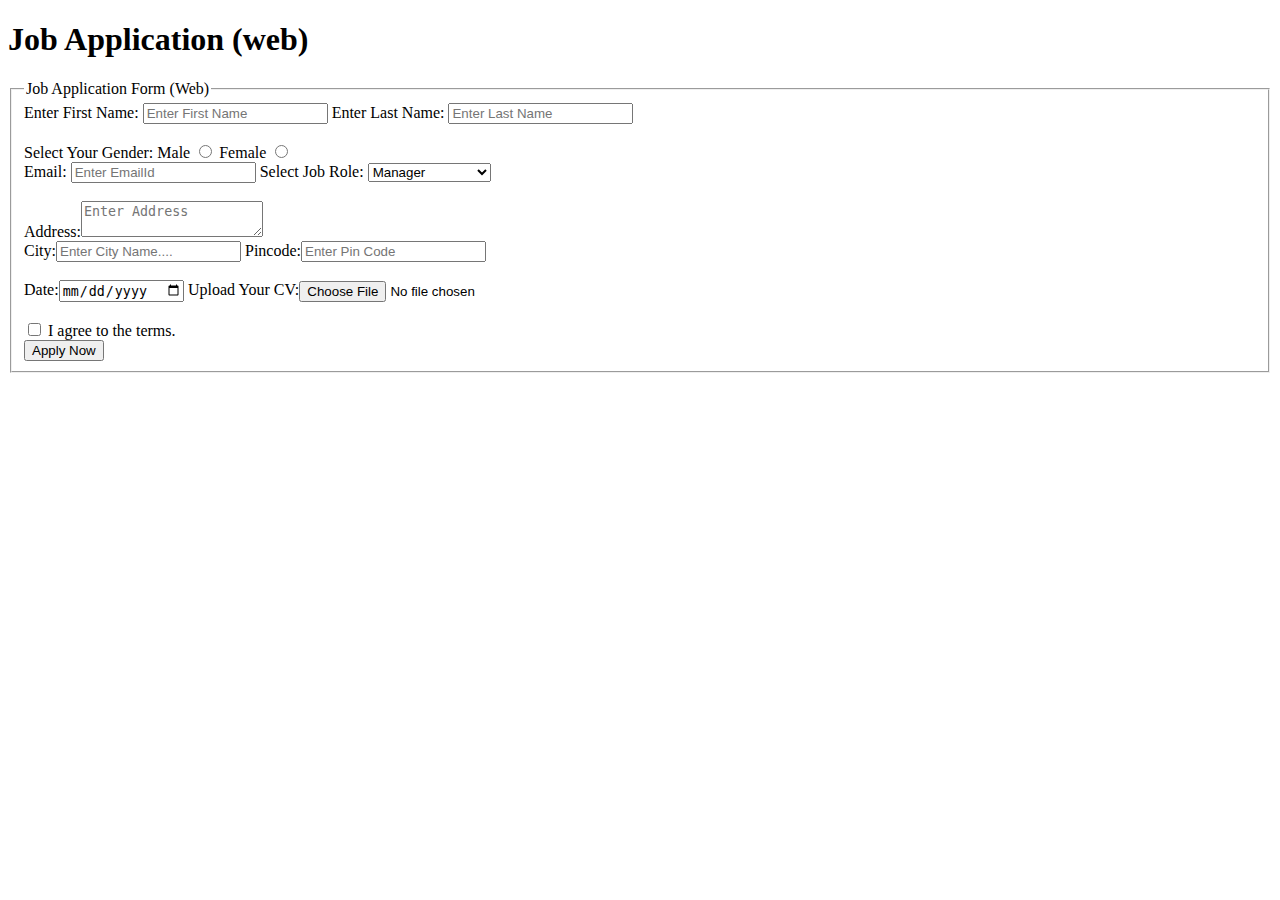
<file: 02-job-application-form/index.html>
<!DOCTYPE html>
<html lang="en">
  <head>
    <meta charset="UTF-8" />
    <meta name="viewport" content="width=device-width, initial-scale=1.0" />
    <title>Job Application Form</title>
  </head>
  <body>
    <h1>Job Application (web)</h1>
    <form action="#" method="post">
      <fieldset>
        <legend>Job Application Form (Web)</legend>
        <div>
          <label for="fname">Enter First Name: </label>
          <input name="fname" id="fname" placeholder="Enter First Name" required/>
          <label for="lname">Enter Last Name: </label>
          <input name="lname" id="lname" placeholder="Enter Last Name" required/>
        </div>
        <br />
        <label>Select Your Gender:</label>
        <label for="m">Male</label>
        <input type="radio" id="m" name="gender" value="Male" />
        <label for="f">Female</label>
        <input type="radio" id="f" name="gender" value="Female" />

        <br />
        <div>
          Email: <input type="email" name="email" placeholder="Enter EmailId" required/>
          <label for="role">Select Job Role:</label>
          <select name="role" id="role">
            <option>Manager</option>
            <option>Trainee</option>
            <option>Junior Developer</option>
          </select>
        </div>
        <br />
        Address:<textarea placeholder="Enter Address"></textarea>
        <br />
        <div>
          City:<input placeholder="Enter City Name...." /> Pincode:<input
            placeholder="Enter Pin Code"
          />
        </div>
        <br />
        <div>
          Date:<input type="date" /> Upload Your CV:<input type="file" />
        </div>
        <br />
        <input type="checkbox" name="terms" id="terms"  required/>
        <label for="terms">I agree to the terms.</label>
        <div>
          <input type="submit" value="Apply Now" />
        </div>
      </fieldset>
    </form>
  </body>
</html>
</file>
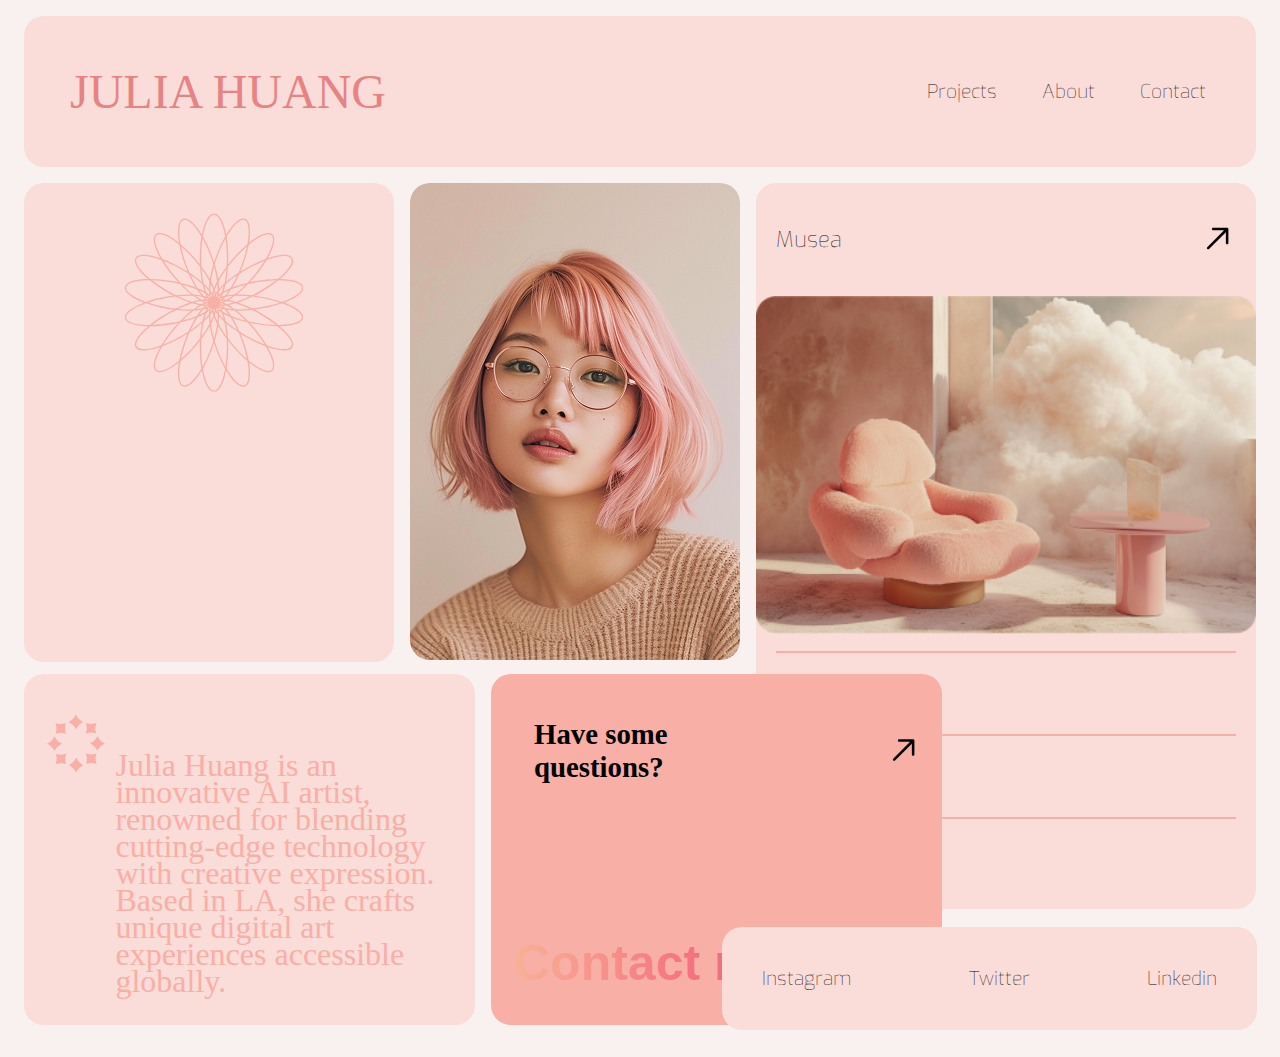
<file: 04-Portfolio-Template-Page/index.html>
<!DOCTYPE html>
<html lang="en">
  <head>
    <meta charset="UTF-8" />
    <meta name="viewport" content="width=device-width, initial-scale=1.0" />
    <title>Portfolio Template Page</title>
    <link
      href="https://fonts.googleapis.com/css2?family=Exo:wght@100..900&display=swap"
      rel="stylesheet"
    />
    <link href="main.css" rel="stylesheet" />
  </head>
  <body>
    <nav>
      <!--   <h1>JULIA HUANG</h1> -->
      <p>
        JULIA HUANG
        <span data-text="JULIA HUANG"></span>
        <span data-text="JULIA HUANG"></span>
      </p>
      <div>
        <a href="#">Projects</a>
        <a href="#">About</a>
        <a href="#">Contact</a>
      </div>
    </nav>
    <div class="rows">
      <div class="row1">
        <div class="div1">
          <img src="./assets/FLOWER ICON.svg" />
          <p class="masked-text">
            <b>Artist Redefining</b><br />Architecture<b
              >with<br />AI-Driven Design</b
            >
          </p>
        </div>
        <img id="person" src="./assets/img/person.png" alt="person" />
        <div class="div2">
          <div class="inner">
            <p>Musea</p>
            <img src="./assets/ARROW.svg" />
          </div>
          <img id="image" src="./assets/img/IMAGE.png" alt="image" />
          <div class="vertical">
            <hr class="colored-line" />
            <p>Elara</p>

            <hr class="colored-line" />
            <p>Verve</p>

            <hr class="colored-line" />
            <p>Zephyr</p>
          </div>
        </div>
      </div>
      <div class="row2">
        <div class="div3">
          <img src="./assets/CIRCLE ICON.svg" />
          <div class="particle-deconstruct-element">
            <span
              >Julia Huang is an innovative AI artist, renowned for blending
              cutting-edge technology with creative expression. Based in LA, she
              crafts unique digital art experiences accessible globally.
            </span>
          </div>
        </div>
        <div class="div4">
          <div class="inner">
            <h2>
              Have some<br />
              questions?
            </h2>
            <img src="./assets/ARROW.svg" />
          </div>
          <h1 class="cursor typewriter-animation">Contact me</h1>
        </div>
      </div>
    </div>
    <div class="div5">
      <p class=""><a href="#">Instagram</a></p>
      <p class=""><a href="#">Twitter</a></p>
      <p class=""><a href="#">Linkedin</a></p>
    </div>
  </body>
</html>
</file>
<file: 04-Portfolio-Template-Page/main.css>
body {
    background-color: #F9F1F0;
    font-size: 1.2rem;
}

nav {
    display: flex;
    /* padding: 10px; */
    align-items: center;
    margin: 16px;
    justify-content: space-between;
    background-color: #FADCD9;
    border-radius: 20px;
    z-index: 1;
    /* border: black 2px solid; */
    /* animation: 3s ease-in 1 normal both running slide-right; */
}

/* @keyframes slide-right {
  from {
    transform: translateX(-10vh);
  }
  to {
    transform: translateX(0);
  }
} */

nav p {
    margin-left: 30px;
}

nav div a {
    font-family: 'Exo', sans-serif;
    font-variation-settings: "wght" 100;
    transition: font-variation-settings 0.5s ease-out;
}

nav div a:hover {
    font-variation-settings: "wght" 1000;

}

nav p {
    transition: all ease-out .5s;
    color: transparent;
    text-shadow: 0 0 0px #e78383;
    font-size: 3rem;
    /* reduced from 6rem */
    padding: 0 1rem;
    overflow: hidden;
    display: block;
    position: relative;
    cursor: pointer;
}

nav p:before {
    content: "";
    width: 50%;
    position: absolute;
    border-bottom: solid 4px #fff;
    /* thinner border for smaller size */
    left: -50%;
    top: 28px;
    /* adjusted top position */
    transition: transform 0.5s cubic-bezier(1, -0.04, 0, 1.16);
}

nav p span {
    display: block;
    position: absolute;
    height: 50%;
    width: 100%;
    overflow: hidden;
}

nav p span:first-child:before,
nav p span:last-child:before {
    content: attr(data-text);
    color: #F8AFA6;
    display: block;
    transition: ease-out all 0.3s -0.1s;
    font-size: 3rem;
    /* match p's font size */
}

nav p span:first-child {
    top: 0;
}

nav p span:last-child {
    bottom: 0;
}

/* Adjusted translateY values for smaller font */
nav p span:first-child:before {
    transform: translateY(22px);
}

nav p span:last-child:before {
    transform: translateY(-50px);
}

nav p:hover {
    transition: all ease-out 0s;
    text-shadow: none;
}

nav p:hover:before {
    transform: translateX(20rem);
    /* smaller slide for smaller font */
}

nav p:hover span:first-child:before,
nav p:hover span:last-child:before {
    transition: ease-out all 0.3s;
    transition-delay: .3s;
}

nav p:hover span:first-child:before {
    transform: translateY(0);
}

nav p:hover span:last-child:before {
    transform: translateY(-30px);
}

nav div {
    margin-right: 30px;
    /* border: black 2px solid; */
}

a {
    margin: 20px;
    text-decoration: none;
    color: black;
}

.row1 {
    display: flex;
    align-items: start;
    border-radius: 20px;
    /* border: 2px solid black; */
    margin: 0px 16px;
}

.div1 {
    background-color: #FADCD9;
    border-radius: 20px;
    height: 479px;
    width: 585px;
    /* border: 2px solid black; */
    font-size: 30px;
    animation: 3s ease-in 1 reverse both running slide-in;
}

@keyframes slide-in {
    from {
        transform: translateX(0);
    }

    to {
        transform: translateX(110vh);
    }
}


.div1 img {
    height: 180px;
    margin: 30px;
    display: block;
    width: 300px;
    margin: 30px 30px 0 auto;
}

.div1 p {
    font-size: 45px;
    /* line-height: 1.2; */
    padding-left: 25px;
}

.masked-text {
    font-size: 8rem;
    font-weight: bold;
    color: transparent;
    background-image: url('https://images.unsplash.com/photo-1732535725600-f805d8b33c9c?q=80&w=1470&auto=format&fit=crop&ixlib=rb-4.0.3&ixid=M3wxMjA3fDB8MHxwaG90by1wYWdlfHx8fGVufDB8fHx8fA%3D%3D');
    background-size: 200%;
    background-position: 0 50%;
    background-clip: text;
    -webkit-background-clip: text;
    -webkit-text-fill-color: transparent;
    animation: animate-background 5s infinite alternate linear;
}

@keyframes animate-background {
    0% {
        background-position: 0 50%;
    }

    100% {
        background-position: 100% 50%;
    }
}


#person {
    /* border: 2px solid black; */
    border-radius: 20px;
    margin-left: 16px;
    /* width: 360px; */
    z-index: -1;
    animation: 3s ease-in 1 reverse both slide-down;
}

@keyframes slide-down {
    from {
        transform: translateY(0);
        opacity: 1;
    }

    to {
        transform: translateY(-110vh);
        opacity: 0;
    }
}

.div2 {
    text-align: center;
    background-color: #FADCD9;
    border-radius: 20px;
    margin-left: 16px;
    height: 726px;
    width: 547px;
    font-size: 22px;
    /* padding-top: 10px; */
    animation: 3s ease-in 1 reverse both running slide-up;
}

@keyframes slide-up {
    from {
        transform: translateY(0);
    }

    to {
        transform: translateY(110vh);
    }
}

#image {
    width: 500px;
}

.inner {
    display: flex;
    justify-content: space-between;
    margin: 20px;
}

.div2 p {
    font-family: 'Exo', sans-serif;
    cursor: pointer;
    font-variation-settings: "wght" 100;
    transition: font-variation-settings 0.5s ease-out;
}

.div2 p:hover {
    font-variation-settings: "wght" 1000;
}

.vertical {
    text-align: left;
    margin-left: 20px;
}

.vertical p {
    margin-top: 30px;
}

.colored-line {
    border: none;
    height: 2px;
    margin-right: 20px;
    background-color: #F8AFA6;
}

.row2 {
    display: flex;
    margin: 16px;
    margin-top: -235px;
}

.div3 {
    display: flex;
    justify-content: center;
    /* align-items: center; */
    /* height: 100px; */
    background-color: #FADCD9;
    height: 300px;
    width: 428px;
    /* background: #f8b195; */
    /* justify-content: center; */
    align-items: start;
    position: relative;
    overflow: hidden;
}

.particle-deconstruct-element span {
    color: #F8AFA6;
    font-size: 2rem;
    position: relative;
    z-index: 2;
    transition: all 0.5s ease;
}

.particle-deconstruct-element::before,
.particle-deconstruct-element::after {
    content: '';
    position: absolute;
    top: 0;
    left: 0;
    width: 100%;
    height: 100%;
    background: repeating-radial-gradient(circle at center,
            #F8AFA6 1px,
            transparent 2px,
            transparent 50px);
    opacity: 0;
    transition: all 0.5s ease;
}

.particle-deconstruct-element:hover span {
    transform: scale(1.5) rotate(360deg);
    opacity: 0;
}

.particle-deconstruct-element:hover::before {
    transform: scale(2) rotate(45deg);
    opacity: 0.3;
}

.particle-deconstruct-element:hover::after {
    transform: scale(2) rotate(-45deg);
    opacity: 0.3;
}

.div3 img {
    margin-top: 40px;
    height: 60px;
}

.div3 div {
    text-align: start;
    margin-top: 80px;
    text-align: left;
    /* border:2px solid black; */
    padding-left: 10px;
    line-height: 23px;
}

div3 span {
    display: block;
}

.div4 {
    background-color: #F8AFA6;
    margin-left: 16px;
    display: flex;
    flex-direction: column;
    justify-content: space-between;
}

.div4 h1 {
    font-size: 50px;
}

.typewriter-animation {
    display: inline-block;
    font-family: "Work Sans", sans-serif;
    background: linear-gradient(to right, #f8b195, #f67280, #c06c84);
    font-weight: 800;
    font-size: 60px;
    width: 350px;
    white-space: nowrap;
    overflow: hidden;
    background-clip: text;
    -webkit-background-clip: text;
    -webkit-text-fill-color: transparent;
    animation: shrink-animation 1s steps(40, end) 4s forwards, blink 0.8s step-end infinite alternate;
}


.cursor {
    border-right: 2px solid orange;
}

@keyframes shrink-animation {
    0% {
        background-position: 0 0;
        opacity: 0;
        width: 0;
    }

    1% {
        background-position: 0 0;
        opacity: 1;
    }

    50% {
        background-position: 150px 0;
        opacity: 1;
    }

    100% {
        background-position: 400px 0;
        opacity: 1;
        width: 350px;
    }
}

@keyframes blink {
    50% {
        border-color: transparent;
    }
}

.div3,
.div4 {
    height: 351px;
    width: 428px;
    border-radius: 20px;
    padding-left: 23px;
    margin-bottom: 16px;
    animation: 3s ease-in 1 normal both running slide-right;
}

@keyframes slide-right {
    from {
        transform: translateX(-100vh);
    }

    to {
        transform: translateX(0);
    }
}

.div5 {
    position: relative;
    background-color: #FADCD9;
    display: flex;
    justify-content: space-between;
    margin-left: auto;
    margin-right: 15px;
    margin-top: -130px;
    max-width: 535px;
    border-radius: 20px;

    color: #ffffff;
    position: relative;
    animation: 3s ease-in 1 normal both running slide-right;
}

@keyframes slide-right {
    from {
        transform: translateX(-200vh);
    }

    to {
        transform: translateX(0);
    }
}

.div5 p {
    padding: 20px;
    font-family: 'Exo', sans-serif;
    font-variation-settings: "wght" 100;
    transition: font-variation-settings 0.5s ease-out;
}

.div5 p:hover {
    font-variation-settings: "wght" 1000;
}

.div5::after,
.div5::before {
    content: '';
    position: absolute;
    width: 100%;
    height: 2px;
    background: linear-gradient(to right, #ff0000, #00ffff);
    bottom: -5px;
    left: 0;
    transform: scaleX(0);
    transform-origin: right;
    transition: transform 0.4s ease-out;
}

.div5::before {
    top: -5px;
    transform-origin: left;
}

.div5:hover::after,
.div5:hover::before {
    transform: scaleX(1);
}


.rows {
    display: flex;
    position: relative;
    flex-direction: column;
    /* margin-bottom: 100px; */
}
</file>
